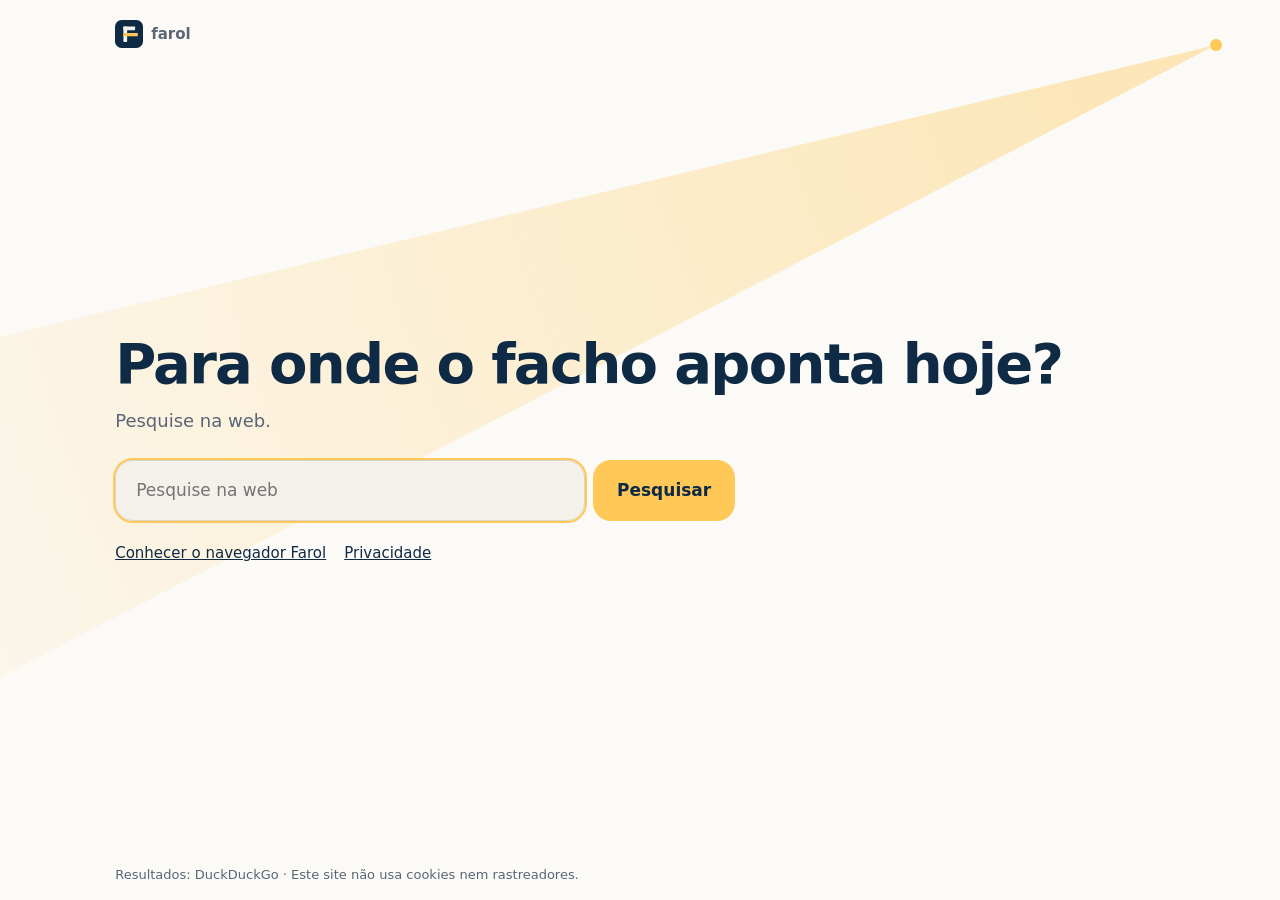
<file: index.html>
<!doctype html><html lang="pt-BR"><head><meta charset="utf-8"><meta name="viewport" content="width=device-width,initial-scale=1"><title>Farol – busca e navegador com chat</title><meta name="description" content="Farol: pesquise na web e conheça o navegador com busca, resposta de IA e chat sobre a página que você está vendo."><link rel="icon" href="data:image/svg+xml,%3Csvg xmlns='http://www.w3.org/2000/svg' viewBox='0 0 120 120'%3E%3Crect width='120' height='120' rx='28' fill='%230F2A44'/%3E%3Crect x='36' y='28' width='16' height='66' rx='3' fill='%23F4F1EA'/%3E%3Crect x='36' y='28' width='50' height='16' rx='3' fill='%23F4F1EA'/%3E%3Crect x='36' y='56' width='62' height='14' rx='3' fill='%23FFC857'/%3E%3C/svg%3E">
<style>
:root{--bg:#FBFAF7;--fg:#14202E;--muted:#5A6675;--line:#D9D5CC;--card:#F4F1EA;--title:#0F2A44;--chip:#FFC857;--chip-fg:#0F2A44;color-scheme:light}
@media (prefers-color-scheme:dark){:root{--bg:#0A1626;--fg:#EAEFF4;--muted:#93A1B2;--line:#243B55;--card:#11253B;--title:#F4F1EA;color-scheme:dark}}
*{box-sizing:border-box}
body{margin:0;background:var(--bg);color:var(--fg);font:17px/1.6 system-ui,-apple-system,"Segoe UI",Roboto,Arial,sans-serif}
a{color:var(--title)}
.wrap{position:relative;overflow:hidden;min-height:100vh}
.beam{position:absolute;inset:0;pointer-events:none;overflow:hidden}
.beam::before{content:"";position:absolute;top:5vh;right:5vw;width:150vmax;height:150vmax;transform-origin:100% 0;clip-path:polygon(100% 0,0 24%,0 52%);background:radial-gradient(circle at 100% 0,rgba(255,200,87,.42),rgba(255,200,87,0) 62%);animation:sway 14s ease-in-out infinite alternate}
.beam::after{content:"";position:absolute;top:calc(5vh - 6px);right:calc(5vw - 6px);width:12px;height:12px;border-radius:50%;background:var(--chip)}
@keyframes sway{from{transform:rotate(-5deg)}to{transform:rotate(5deg)}}
@media (prefers-reduced-motion:reduce){.beam::before{animation:none}}
main{position:relative;display:flex;flex-direction:column;align-items:flex-start;justify-content:center;gap:14px;min-height:100vh;padding:24px max(24px,9vw)}
.brand{position:absolute;top:20px;left:max(24px,9vw);display:inline-flex;align-items:center;gap:8px;font-weight:600;font-size:15px;color:var(--muted);text-decoration:none}
.brand svg{width:28px;height:28px}
h1{margin:0;font-size:clamp(34px,6vw,56px);line-height:1.05;letter-spacing:-.03em;color:var(--title)}
.sub{margin:0 0 10px;color:var(--muted);font-size:18px}
form{display:flex;gap:8px;width:100%;max-width:620px}
input{flex:1;min-width:0;font:inherit;padding:16px 20px;border-radius:18px;border:1px solid var(--line);background:var(--card);color:var(--fg)}
input:focus{outline:2px solid var(--chip);outline-offset:0}
button{font:inherit;font-weight:600;padding:0 24px;border:0;border-radius:18px;background:var(--chip);color:var(--chip-fg);cursor:pointer}
button:focus-visible{outline:2px solid var(--chip);outline-offset:2px}
.links{display:flex;gap:18px;flex-wrap:wrap;font-size:15px;margin-top:6px}
footer{position:absolute;bottom:14px;left:max(24px,9vw);right:16px;color:var(--muted);font-size:13px}
</style></head><body><div class="wrap"><div class="beam" aria-hidden="true"></div>
<main>
<a class="brand" href="index.html"><svg xmlns="http://www.w3.org/2000/svg" viewBox="0 0 120 120" aria-hidden="true"><rect width="120" height="120" rx="28" fill="#0F2A44"/><rect x="36" y="28" width="16" height="66" rx="3" fill="#F4F1EA"/><rect x="36" y="28" width="50" height="16" rx="3" fill="#F4F1EA"/><rect x="36" y="56" width="62" height="14" rx="3" fill="#FFC857"/></svg><span>farol</span></a>
<h1>Para onde o facho aponta hoje?</h1>
<p class="sub">Pesquise na web.</p>
<form action="https://duckduckgo.com/" method="get" role="search" target="_self">
<input type="search" name="q" placeholder="Pesquise na web" autocomplete="off" maxlength="300" aria-label="Pesquisar" autofocus>
<button type="submit">Pesquisar</button></form>
<div class="links"><a href="sobre.html">Conhecer o navegador Farol</a><a href="privacidade.html">Privacidade</a></div>
</main>
<footer>Resultados: DuckDuckGo · Este site não usa cookies nem rastreadores.</footer></div></body></html>
</file>
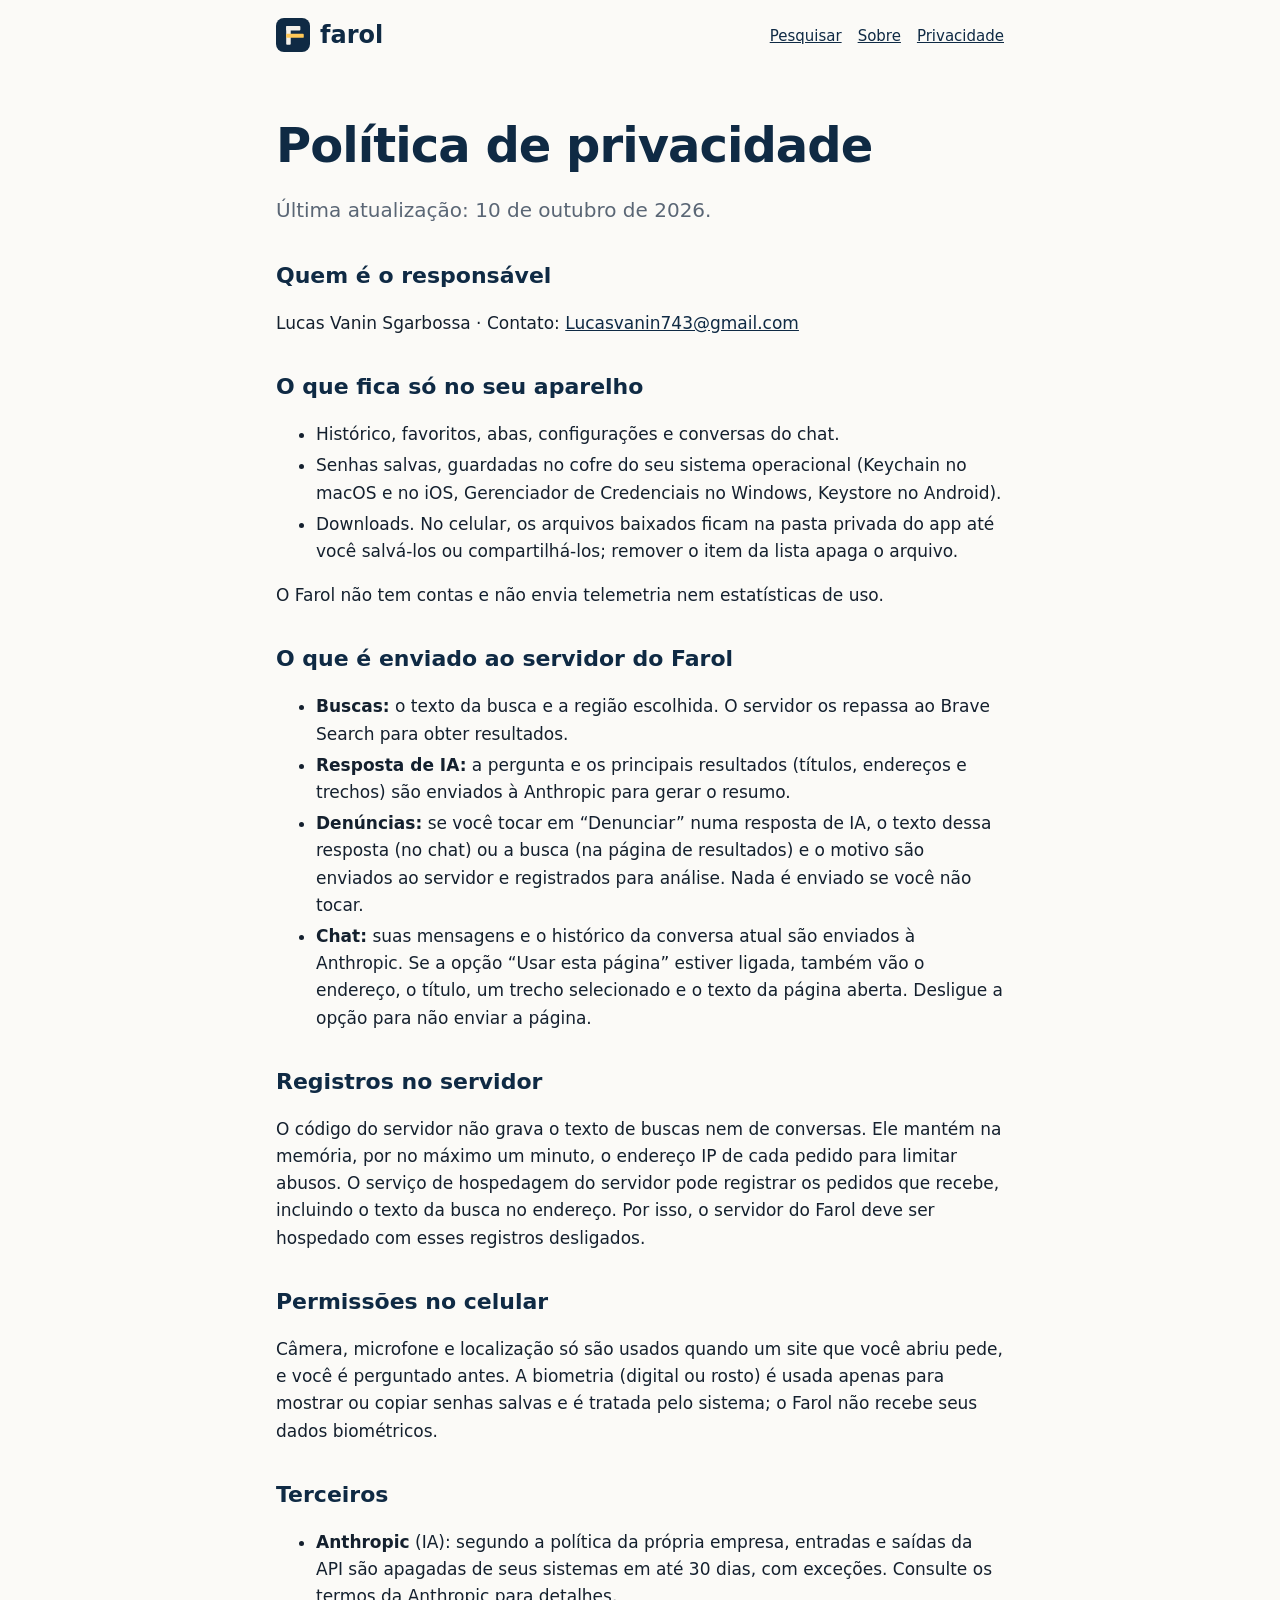
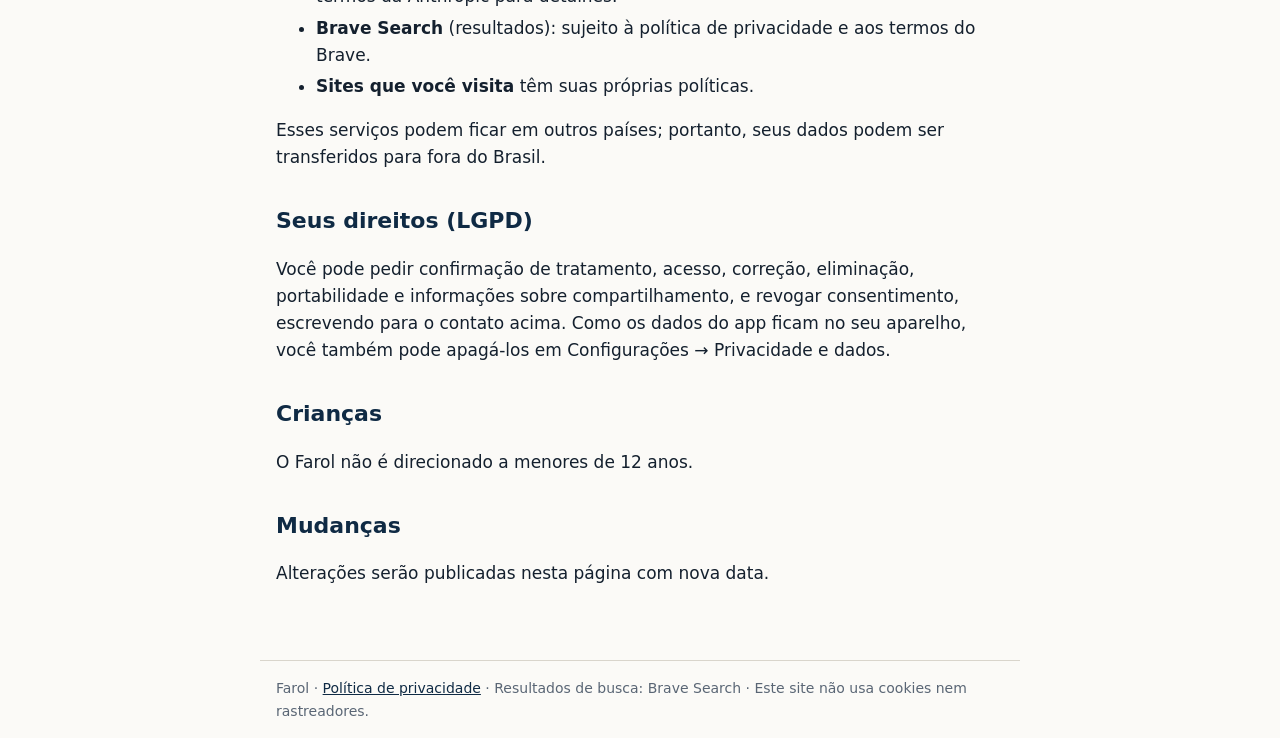
<file: privacidade.html>
<!doctype html><html lang="pt-BR"><head><meta charset="utf-8"><meta name="viewport" content="width=device-width,initial-scale=1"><title>Política de privacidade – Farol</title><meta name="description" content="Como o Farol trata seus dados."><link rel="stylesheet" href="style.css"></head><body>
<header><a class="brand" href="index.html"><svg xmlns="http://www.w3.org/2000/svg" viewBox="0 0 120 120" aria-hidden="true"><rect width="120" height="120" rx="28" fill="#0F2A44"/><rect x="36" y="28" width="16" height="66" rx="3" fill="#F4F1EA"/><rect x="36" y="28" width="50" height="16" rx="3" fill="#F4F1EA"/><rect x="36" y="56" width="62" height="14" rx="3" fill="#FFC857"/></svg><span>farol</span></a><nav><a href="index.html">Pesquisar</a><a href="sobre.html">Sobre</a><a href="privacidade.html">Privacidade</a></nav></header><main>
<h1>Política de privacidade</h1>
<p class="lead">Última atualização: 10 de outubro de 2026.</p>
<h2>Quem é o responsável</h2>
<p>Lucas Vanin Sgarbossa · Contato: <a href="mailto:Lucasvanin743@gmail.com">Lucasvanin743@gmail.com</a></p>
<h2>O que fica só no seu aparelho</h2>
<ul><li>Histórico, favoritos, abas, configurações e conversas do chat.</li><li>Senhas salvas, guardadas no cofre do seu sistema operacional (Keychain no macOS e no iOS, Gerenciador de Credenciais no Windows, Keystore no Android).</li><li>Downloads. No celular, os arquivos baixados ficam na pasta privada do app até você salvá-los ou compartilhá-los; remover o item da lista apaga o arquivo.</li></ul>
<p>O Farol não tem contas e não envia telemetria nem estatísticas de uso.</p>
<h2>O que é enviado ao servidor do Farol</h2>
<ul>
<li><strong>Buscas:</strong> o texto da busca e a região escolhida. O servidor os repassa ao Brave Search para obter resultados.</li>
<li><strong>Resposta de IA:</strong> a pergunta e os principais resultados (títulos, endereços e trechos) são enviados à Anthropic para gerar o resumo.</li>
<li><strong>Denúncias:</strong> se você tocar em “Denunciar” numa resposta de IA, o texto dessa resposta (no chat) ou a busca (na página de resultados) e o motivo são enviados ao servidor e registrados para análise. Nada é enviado se você não tocar.</li>
<li><strong>Chat:</strong> suas mensagens e o histórico da conversa atual são enviados à Anthropic. Se a opção “Usar esta página” estiver ligada, também vão o endereço, o título, um trecho selecionado e o texto da página aberta. Desligue a opção para não enviar a página.</li>
</ul>
<h2>Registros no servidor</h2>
<p>O código do servidor não grava o texto de buscas nem de conversas. Ele mantém na memória, por no máximo um minuto, o endereço IP de cada pedido para limitar abusos. O serviço de hospedagem do servidor pode registrar os pedidos que recebe, incluindo o texto da busca no endereço. Por isso, o servidor do Farol deve ser hospedado com esses registros desligados.</p>
<h2>Permissões no celular</h2>
<p>Câmera, microfone e localização só são usados quando um site que você abriu pede, e você é perguntado antes. A biometria (digital ou rosto) é usada apenas para mostrar ou copiar senhas salvas e é tratada pelo sistema; o Farol não recebe seus dados biométricos.</p>
<h2>Terceiros</h2>
<ul>
<li><strong>Anthropic</strong> (IA): segundo a política da própria empresa, entradas e saídas da API são apagadas de seus sistemas em até 30 dias, com exceções. Consulte os termos da Anthropic para detalhes.</li>
<li><strong>Brave Search</strong> (resultados): sujeito à política de privacidade e aos termos do Brave.</li>
<li><strong>Sites que você visita</strong> têm suas próprias políticas.</li>
</ul>
<p>Esses serviços podem ficar em outros países; portanto, seus dados podem ser transferidos para fora do Brasil.</p>
<h2>Seus direitos (LGPD)</h2>
<p>Você pode pedir confirmação de tratamento, acesso, correção, eliminação, portabilidade e informações sobre compartilhamento, e revogar consentimento, escrevendo para o contato acima. Como os dados do app ficam no seu aparelho, você também pode apagá-los em Configurações → Privacidade e dados.</p>
<h2>Crianças</h2>
<p>O Farol não é direcionado a menores de 12 anos.</p>
<h2>Mudanças</h2>
<p>Alterações serão publicadas nesta página com nova data.</p>
</main><footer>Farol · <a href="privacidade.html">Política de privacidade</a> · Resultados de busca: Brave Search · Este site não usa cookies nem rastreadores.</footer></body></html>
</file>
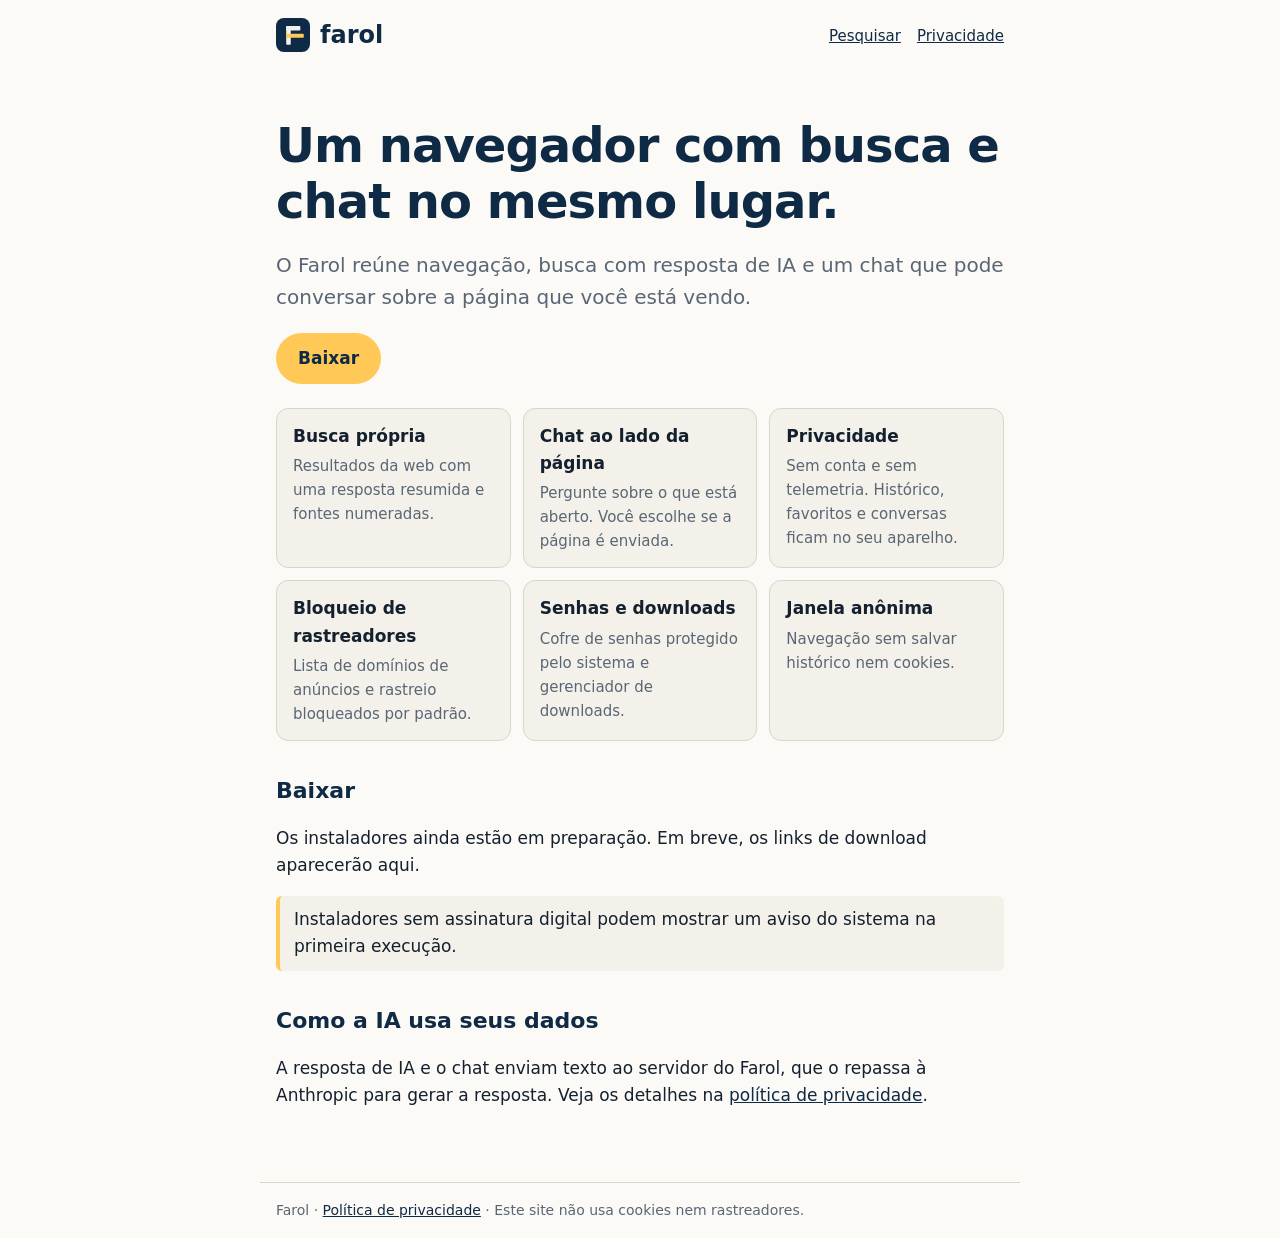
<file: sobre.html>
<!doctype html><html lang="pt-BR"><head><meta charset="utf-8"><meta name="viewport" content="width=device-width,initial-scale=1"><title>Sobre o Farol – navegador com busca e chat</title><meta name="description" content="Navegador para computador com busca própria, resposta de IA e chat que conversa sobre a página aberta."><link rel="stylesheet" href="style.css"></head><body>
<header><a class="brand" href="index.html"><svg xmlns="http://www.w3.org/2000/svg" viewBox="0 0 120 120" aria-hidden="true"><rect width="120" height="120" rx="28" fill="#0F2A44"/><rect x="36" y="28" width="16" height="66" rx="3" fill="#F4F1EA"/><rect x="36" y="28" width="50" height="16" rx="3" fill="#F4F1EA"/><rect x="36" y="56" width="62" height="14" rx="3" fill="#FFC857"/></svg><span>farol</span></a><nav><a href="index.html">Pesquisar</a><a href="privacidade.html">Privacidade</a></nav></header><main>
<h1>Um navegador com busca e chat no mesmo lugar.</h1>
<p class="lead">O Farol reúne navegação, busca com resposta de IA e um chat que pode conversar sobre a página que você está vendo.</p>
<p><a class="btn" href="#baixar">Baixar</a></p>
<div class="cards">
<div class="card"><h3>Busca própria</h3><p>Resultados da web com uma resposta resumida e fontes numeradas.</p></div>
<div class="card"><h3>Chat ao lado da página</h3><p>Pergunte sobre o que está aberto. Você escolhe se a página é enviada.</p></div>
<div class="card"><h3>Privacidade</h3><p>Sem conta e sem telemetria. Histórico, favoritos e conversas ficam no seu aparelho.</p></div>
<div class="card"><h3>Bloqueio de rastreadores</h3><p>Lista de domínios de anúncios e rastreio bloqueados por padrão.</p></div>
<div class="card"><h3>Senhas e downloads</h3><p>Cofre de senhas protegido pelo sistema e gerenciador de downloads.</p></div>
<div class="card"><h3>Janela anônima</h3><p>Navegação sem salvar histórico nem cookies.</p></div>
</div>
<h2 id="baixar">Baixar</h2>
<p>Os instaladores ainda estão em preparação. Em breve, os links de download aparecerão aqui.</p>
<div class="note">Instaladores sem assinatura digital podem mostrar um aviso do sistema na primeira execução.</div>
<h2>Como a IA usa seus dados</h2>
<p>A resposta de IA e o chat enviam texto ao servidor do Farol, que o repassa à Anthropic para gerar a resposta. Veja os detalhes na <a href="privacidade.html">política de privacidade</a>.</p>
</main><footer>Farol · <a href="privacidade.html">Política de privacidade</a> · Este site não usa cookies nem rastreadores.</footer></body></html>
</file>
<file: style.css>
:root{--bg:#FBFAF7;--fg:#14202E;--muted:#5A6675;--line:#D9D5CC;--card:#F4F1EA;--title:#0F2A44;--luz:#FFC857;color-scheme:light}
@media (prefers-color-scheme:dark){:root{--bg:#0A1626;--fg:#EAEFF4;--muted:#93A1B2;--line:#243B55;--card:#11253B;--title:#F4F1EA;color-scheme:dark}}
*{box-sizing:border-box}
body{margin:0;background:var(--bg);color:var(--fg);font:17px/1.6 system-ui,-apple-system,"Segoe UI",Roboto,Arial,sans-serif}
a{color:var(--title)}
header,main,footer{max-width:760px;margin:0 auto;padding:16px}
header{display:flex;align-items:center;justify-content:space-between;gap:16px;flex-wrap:wrap}
.brand{display:inline-flex;align-items:center;gap:10px;font-weight:700;font-size:24px;text-decoration:none;color:var(--title)}
.brand svg{width:34px;height:34px}
nav a{margin-left:16px;font-size:15px}
h1{font-size:clamp(32px,6vw,48px);line-height:1.15;letter-spacing:-.02em;color:var(--title);margin:32px 0 12px}
h2{font-size:22px;color:var(--title);margin:32px 0 8px}
.lead{font-size:20px;color:var(--muted)}
.cards{display:grid;gap:12px;grid-template-columns:repeat(auto-fit,minmax(220px,1fr));margin:24px 0}
.card{background:var(--card);border:1px solid var(--line);border-radius:12px;padding:14px 16px}
.card h3{margin:0 0 4px;font-size:17px}
.card p{margin:0;color:var(--muted);font-size:15px}
.btn{display:inline-block;padding:12px 22px;border-radius:999px;background:var(--luz);color:#0F2A44;font-weight:700;text-decoration:none}
.note{border-left:4px solid var(--luz);background:var(--card);padding:10px 14px;border-radius:6px;margin:16px 0}
footer{color:var(--muted);font-size:14px;border-top:1px solid var(--line);margin-top:40px}
li{margin:4px 0}
</file>
